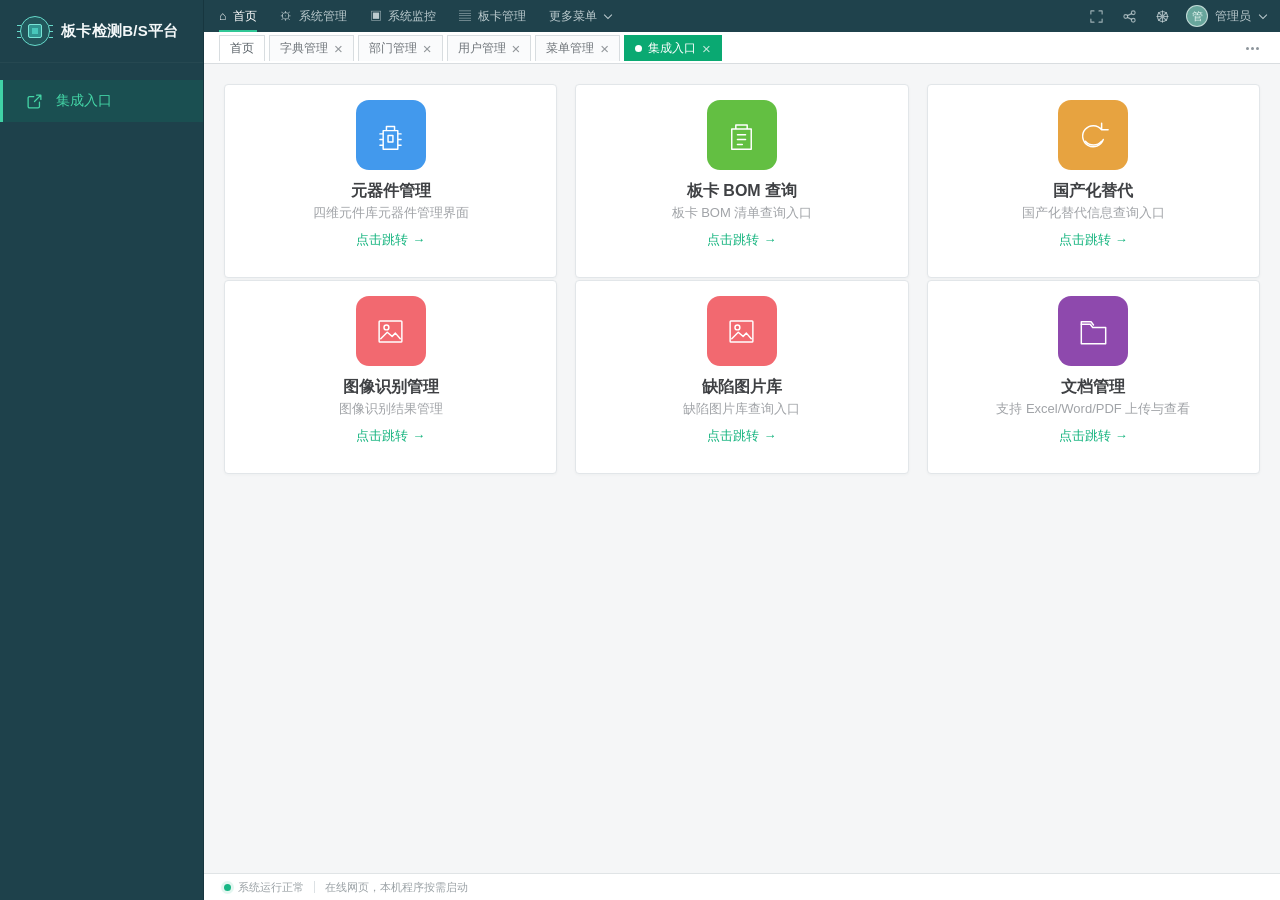
<file: docs/index.html>
<!doctype html>
<html lang="zh-CN">
<head>
  <meta charset="utf-8">
  <meta name="viewport" content="width=device-width, initial-scale=1">
  <title>板卡检测B/S平台</title>
  <meta name="description" content="板卡检测 B/S 平台功能入口">
  <link rel="stylesheet" href="styles.css">
</head>
<body>
  <div class="app-shell">
    <aside class="sidebar" aria-label="主菜单">
      <div class="brand">
        <span class="brand-mark" aria-hidden="true">
          <span class="brand-chip"></span>
        </span>
        <span class="brand-name">板卡检测B/S平台</span>
      </div>

      <nav class="side-nav">
        <button class="side-link active" type="button" data-nav="集成入口" aria-current="page">
          <svg class="ui-icon" viewBox="0 0 24 24" aria-hidden="true"><path d="M15 3h6v6M21 3l-9 9M19 13v6a2 2 0 0 1-2 2H5a2 2 0 0 1-2-2V7a2 2 0 0 1 2-2h6"/></svg>
          <span>集成入口</span>
        </button>
      </nav>

    </aside>

    <section class="workspace">
      <header class="topbar">
        <nav class="main-nav" aria-label="顶部导航">
          <button class="main-nav-link active" type="button" data-nav="首页">⌂&nbsp; 首页</button>
          <button class="main-nav-link" type="button" data-nav="系统管理">⚙&nbsp; 系统管理</button>
          <button class="main-nav-link" type="button" data-nav="系统监控">▣&nbsp; 系统监控</button>
          <button class="main-nav-link" type="button" data-nav="板卡管理">▤&nbsp; 板卡管理</button>
          <button class="main-nav-link has-caret" type="button" data-nav="更多菜单">更多菜单 <span class="caret" aria-hidden="true"></span></button>
        </nav>
        <div class="topbar-actions">
          <button class="topbar-button" type="button" title="全屏显示" aria-label="全屏显示" data-fullscreen>
            <svg class="ui-icon" viewBox="0 0 24 24" aria-hidden="true"><path d="M8 3H3v5M16 3h5v5M8 21H3v-5M21 16v5h-5"/></svg>
          </button>
          <button class="topbar-button" type="button" title="远程连接设置" aria-label="远程连接设置" data-remote-settings>
            <svg class="ui-icon" viewBox="0 0 24 24" aria-hidden="true"><circle cx="6" cy="12" r="3"/><circle cx="18" cy="6" r="3"/><circle cx="18" cy="18" r="3"/><path d="m8.6 10.6 6.8-3.2M8.6 13.4l6.8 3.2"/></svg>
          </button>
          <button class="topbar-button" type="button" title="主题设置" aria-label="主题设置" data-toast="主题设置">
            <svg class="ui-icon" viewBox="0 0 24 24" aria-hidden="true"><path d="M12 3v18M3 12h18M5.6 5.6l12.8 12.8M18.4 5.6 5.6 18.4"/><circle cx="12" cy="12" r="8"/></svg>
          </button>
          <button class="user-menu" type="button" data-toast="用户菜单">
            <span class="avatar">管</span>
            <span class="user-name">管理员</span>
            <span class="caret" aria-hidden="true"></span>
          </button>
        </div>
      </header>

      <div class="tabbar" role="tablist" aria-label="页面标签">
        <button class="tab active" type="button" role="tab" aria-selected="true" data-tab="首页">首页</button>
        <button class="tab closable" type="button" role="tab" aria-selected="false" data-tab="字典管理">字典管理 <span class="tab-close" aria-label="关闭">×</span></button>
        <button class="tab closable" type="button" role="tab" aria-selected="false" data-tab="部门管理">部门管理 <span class="tab-close" aria-label="关闭">×</span></button>
        <button class="tab closable" type="button" role="tab" aria-selected="false" data-tab="用户管理">用户管理 <span class="tab-close" aria-label="关闭">×</span></button>
        <button class="tab closable" type="button" role="tab" aria-selected="false" data-tab="菜单管理">菜单管理 <span class="tab-close" aria-label="关闭">×</span></button>
        <button class="tab active-entry" type="button" role="tab" aria-selected="true" data-tab="集成入口"><span class="tab-dot"></span>集成入口 <span class="tab-close" aria-label="关闭">×</span></button>
        <button class="tab-more" type="button" title="标签操作" aria-label="标签操作"><span></span><span></span><span></span></button>
      </div>

      <main class="content">
        <section class="module-grid" aria-label="功能入口">
          <article class="module-card" data-card="元器件管理">
            <div class="module-icon blue" aria-hidden="true">
              <svg viewBox="0 0 48 48"><path d="M15 18h18v23H15zM19 18v-5h10v5M11 22h4M33 22h4M11 29h4M33 29h4M11 36h4M33 36h4M21 24h6v8h-6z"/></svg>
            </div>
            <h2>元器件管理</h2>
            <p>四维元件库元器件管理界面</p>
            <button class="module-link" type="button" data-toast="元器件管理">点击跳转 <span aria-hidden="true">→</span></button>
          </article>

          <article class="module-card" data-card="板卡 BOM 查询">
            <div class="module-icon green" aria-hidden="true">
              <svg viewBox="0 0 48 48"><path d="M17 11h14v5h5v25H12V16h5zM17 16h14M19 23h10M19 29h10M19 35h6"/></svg>
            </div>
            <h2>板卡 BOM 查询</h2>
            <p>板卡 BOM 清单查询入口</p>
            <button class="module-link" type="button" data-toast="板卡 BOM 查询">点击跳转 <span aria-hidden="true">→</span></button>
          </article>

          <article class="module-card" data-card="国产化替代">
            <div class="module-icon orange" aria-hidden="true">
              <svg viewBox="0 0 48 48"><path d="M34 17a13 13 0 1 0 2 12M34 17v-8M34 17h8"/><path d="M14 31a13 13 0 0 0 20 0"/></svg>
            </div>
            <h2>国产化替代</h2>
            <p>国产化替代信息查询入口</p>
            <button class="module-link" type="button" data-toast="国产化替代">点击跳转 <span aria-hidden="true">→</span></button>
          </article>

          <article class="module-card" data-card="图像识别管理">
            <div class="module-icon coral" aria-hidden="true">
              <svg viewBox="0 0 48 48"><rect x="10" y="11" width="28" height="26" rx="1"/><circle cx="19" cy="19" r="3"/><path d="m12 33 8-8 6 5 4-4 6 7"/></svg>
            </div>
            <h2>图像识别管理</h2>
            <p>图像识别结果管理</p>
            <button class="module-link" type="button" data-toast="图像识别管理">点击跳转 <span aria-hidden="true">→</span></button>
          </article>

          <article class="module-card" data-card="缺陷图片库" data-launch>
            <div class="module-icon coral" aria-hidden="true">
              <svg viewBox="0 0 48 48"><rect x="10" y="11" width="28" height="26" rx="1"/><circle cx="19" cy="19" r="3"/><path d="m12 33 8-8 6 5 4-4 6 7"/></svg>
            </div>
            <h2>缺陷图片库</h2>
            <p>缺陷图片库查询入口</p>
            <button class="module-link" type="button" data-launch>点击跳转 <span aria-hidden="true">→</span></button>
          </article>

          <article class="module-card" data-card="文档管理" data-launch-everything>
            <div class="module-icon purple" aria-hidden="true">
              <svg viewBox="0 0 48 48"><path d="M9 15h11l3 4h16v20H9z"/><path d="M9 15v-3h12l3 4"/></svg>
            </div>
            <h2>文档管理</h2>
            <p>支持 Excel/Word/PDF 上传与查看</p>
            <button class="module-link" type="button" data-launch-everything>点击跳转 <span aria-hidden="true">→</span></button>
          </article>
        </section>

      </main>

      <footer class="statusbar">
        <span class="status-light"></span>
        <span>系统运行正常</span>
        <span class="status-divider"></span>
        <span id="launcher-status">缺陷检测客户端待命</span>
      </footer>
    </section>
  </div>

  <div class="toast-region" aria-live="polite" aria-atomic="true"></div>
  <div class="remote-dialog-backdrop" data-remote-dialog hidden>
    <section class="remote-dialog" role="dialog" aria-modal="true" aria-labelledby="remote-dialog-title">
      <header class="remote-dialog-header">
        <div>
          <span class="dialog-kicker">REMOTE AGENT</span>
          <h2 id="remote-dialog-title">远程连接</h2>
        </div>
        <button class="dialog-close" type="button" title="关闭" aria-label="关闭" data-remote-close>×</button>
      </header>
      <div class="remote-dialog-body">
        <label class="remote-field">
          <span>远程服务地址</span>
          <input type="url" autocomplete="url" placeholder="https://你的隧道地址" data-remote-url>
        </label>
        <label class="remote-field">
          <span>访问令牌</span>
          <input type="password" autocomplete="off" placeholder="粘贴远程电脑窗口显示的令牌" data-remote-token>
        </label>
        <p class="remote-dialog-note">远程电脑需要先运行 BS\start_remote_server.bat，并通过 HTTPS 隧道访问。</p>
      </div>
      <footer class="remote-dialog-footer">
        <button class="dialog-button secondary" type="button" data-remote-test>测试连接</button>
        <button class="dialog-button primary" type="button" data-remote-save>保存连接</button>
      </footer>
    </section>
  </div>
  <script src="remote-config.js"></script>
  <script src="app.js"></script>
</body>
</html>
</file>
<file: docs/styles.css>
:root {
  --sidebar-width: 204px;
  --topbar-height: 32px;
  --tabbar-height: 32px;
  --ink: #30353b;
  --muted: #9a9da1;
  --border: #e2e6e9;
  --page: #f5f6f7;
  --teal: #1f424c;
  --accent: #09ad72;
}

* {
  box-sizing: border-box;
}

html,
body {
  width: 100%;
  min-width: 980px;
  height: 100%;
  margin: 0;
}

body {
  overflow: hidden;
  color: var(--ink);
  background: var(--page);
  font-family: "Microsoft YaHei", "PingFang SC", Arial, sans-serif;
  font-size: 14px;
  -webkit-font-smoothing: antialiased;
}

button {
  color: inherit;
  font: inherit;
}

button:focus-visible {
  outline: 2px solid #55b7e8;
  outline-offset: 2px;
}

.ui-icon {
  fill: none;
  stroke: currentColor;
  stroke-linecap: round;
  stroke-linejoin: round;
  stroke-width: 1.8;
}

.app-shell {
  display: flex;
  width: 100%;
  height: 100vh;
  min-height: 620px;
  overflow: hidden;
  background: var(--page);
}

.sidebar {
  position: relative;
  display: flex;
  flex: 0 0 var(--sidebar-width);
  flex-direction: column;
  color: #d7e2e5;
  background: #1e414b;
  border-right: 1px solid #17363f;
}

.brand {
  display: flex;
  align-items: center;
  gap: 11px;
  height: 63px;
  padding: 0 20px;
  border-bottom: 1px solid rgba(255, 255, 255, .035);
}

.brand-mark {
  position: relative;
  display: grid;
  flex: 0 0 30px;
  place-items: center;
  width: 30px;
  height: 30px;
  border: 1px solid #66d9ca;
  border-radius: 50%;
  background: rgba(60, 211, 190, .15);
}

.brand-mark::before,
.brand-mark::after {
  position: absolute;
  width: 4px;
  height: 1px;
  background: #66d9ca;
  box-shadow: 0 6px #66d9ca, 0 -6px #66d9ca;
  content: "";
}

.brand-mark::before {
  left: -4px;
}

.brand-mark::after {
  right: -4px;
}

.brand-chip {
  display: block;
  width: 14px;
  height: 14px;
  border: 1px solid #78e4d6;
  border-radius: 2px;
  background: #48c7bb;
  box-shadow: inset 0 0 0 3px rgba(22, 88, 93, .45);
}

.brand-name {
  white-space: nowrap;
  color: #f4f8f9;
  font-size: 15px;
  font-weight: 600;
  letter-spacing: .3px;
}

.side-nav {
  padding-top: 17px;
}

.side-link {
  display: flex;
  align-items: center;
  gap: 13px;
  width: 100%;
  height: 42px;
  padding: 0 23px;
  border: 0;
  border-left: 3px solid transparent;
  color: #8ec4bb;
  background: transparent;
  cursor: pointer;
  text-align: left;
}

.side-link:hover,
.side-link.active {
  border-left-color: #40d2a6;
  color: #44d5a6;
  background: rgba(16, 129, 103, .22);
}

.side-link .ui-icon {
  width: 17px;
  height: 17px;
}

.sidebar-footer {
  display: flex;
  position: absolute;
  right: 0;
  bottom: 19px;
  left: 0;
  justify-content: space-between;
  padding: 0 20px;
  color: rgba(216, 233, 235, .38);
  font-size: 9px;
  letter-spacing: .7px;
}

.sidebar-version {
  color: rgba(216, 233, 235, .54);
}

.workspace {
  display: flex;
  min-width: 0;
  flex: 1 1 auto;
  flex-direction: column;
  background: var(--page);
}

.topbar {
  display: flex;
  flex: 0 0 var(--topbar-height);
  align-items: center;
  justify-content: space-between;
  min-width: 0;
  padding: 0 14px 0 15px;
  color: rgba(235, 245, 246, .77);
  background: var(--teal);
}

.main-nav,
.topbar-actions {
  display: flex;
  align-items: center;
  height: 100%;
}

.main-nav {
  gap: 23px;
}

.main-nav-link,
.topbar-button,
.user-menu {
  height: 100%;
  padding: 0;
  border: 0;
  color: inherit;
  background: transparent;
  cursor: pointer;
}

.main-nav-link {
  position: relative;
  white-space: nowrap;
  font-size: 12px;
}

.main-nav-link::after {
  position: absolute;
  right: 0;
  bottom: 0;
  left: 0;
  height: 2px;
  background: transparent;
  content: "";
}

.main-nav-link:hover,
.main-nav-link.active {
  color: #fff;
}

.main-nav-link.active::after {
  background: #30c796;
}

.has-caret {
  display: inline-flex;
  align-items: center;
  gap: 8px;
}

.caret {
  display: inline-block;
  width: 6px;
  height: 6px;
  margin-top: -3px;
  border-right: 1px solid currentColor;
  border-bottom: 1px solid currentColor;
  transform: rotate(45deg);
}

.topbar-actions {
  gap: 9px;
}

.topbar-button {
  display: grid;
  width: 24px;
  place-items: center;
  opacity: .8;
}

.topbar-button:hover,
.user-menu:hover {
  color: #fff;
  opacity: 1;
}

.topbar-button .ui-icon {
  width: 15px;
  height: 15px;
}

.user-menu {
  display: inline-flex;
  align-items: center;
  gap: 7px;
  margin-left: 3px;
  font-size: 12px;
}

.avatar {
  display: grid;
  width: 22px;
  height: 22px;
  place-items: center;
  border: 1px solid rgba(255, 255, 255, .6);
  border-radius: 50%;
  color: #e7f6f1;
  background: #68a69c;
  font-size: 11px;
}

.user-menu .caret {
  margin-left: 2px;
}

.tabbar {
  display: flex;
  flex: 0 0 var(--tabbar-height);
  align-items: stretch;
  gap: 4px;
  padding: 3px 14px 0 15px;
  overflow: hidden;
  border-bottom: 1px solid #d9dde0;
  background: #fff;
}

.tab,
.tab-more {
  display: inline-flex;
  align-items: center;
  flex: 0 0 auto;
  height: 26px;
  border: 1px solid #d8dde0;
  border-bottom: 0;
  color: #6e7479;
  background: #fafbfc;
  cursor: pointer;
  font-size: 12px;
}

.tab {
  gap: 6px;
  padding: 0 10px;
}

.tab:hover,
.tab.active-entry {
  color: #fff;
  border-color: #0aa972;
  background: #0aa972;
}

.tab.active {
  color: #596167;
  background: #fff;
}

.tab-dot {
  width: 7px;
  height: 7px;
  border-radius: 50%;
  background: #fff;
}

.tab-close {
  color: inherit;
  font-size: 15px;
  line-height: 1;
  opacity: .75;
}

.tab-close:hover {
  opacity: 1;
}

.tab-more {
  justify-content: center;
  gap: 2px;
  width: 28px;
  margin-left: auto;
  padding: 0;
  border: 0;
  background: transparent;
}

.tab-more span {
  width: 3px;
  height: 3px;
  border-radius: 50%;
  background: #8d959b;
}

.content {
  flex: 1 1 auto;
  min-height: 0;
  overflow: auto;
  padding: 20px;
  background: #f5f6f7;
}

.module-grid {
  display: grid;
  grid-template-columns: repeat(3, minmax(0, 1fr));
  gap: 2px 18px;
}

.module-card {
  display: flex;
  min-height: 194px;
  align-items: center;
  flex-direction: column;
  padding: 15px 14px 13px;
  border: 1px solid var(--border);
  border-radius: 4px;
  background: #fff;
  box-shadow: 0 1px 3px rgba(34, 47, 55, .035);
  transition: border-color .16s ease, box-shadow .16s ease, transform .16s ease;
}

.module-card:hover {
  z-index: 1;
  border-color: #b8dbd2;
  box-shadow: 0 5px 14px rgba(28, 68, 72, .1);
  transform: translateY(-1px);
}

.module-icon {
  display: grid;
  flex: 0 0 70px;
  width: 70px;
  height: 70px;
  margin-bottom: 8px;
  place-items: center;
  border-radius: 13px;
  color: #fff;
}

.module-icon svg {
  width: 39px;
  height: 39px;
  fill: none;
  stroke: currentColor;
  stroke-linecap: round;
  stroke-linejoin: round;
  stroke-width: 1.8;
}

.blue {
  background: #4299ed;
}

.green {
  background: #63bf42;
}

.orange {
  background: #e7a340;
}

.coral {
  background: #f26970;
}

.purple {
  background: #8e49ad;
}

.module-card h2 {
  margin: 0;
  color: #3f4144;
  font-size: 16px;
  font-weight: 600;
  line-height: 25px;
}

.module-card p {
  min-height: 20px;
  margin: 0;
  color: #a0a3a7;
  font-size: 13px;
  line-height: 20px;
  text-align: center;
}

.module-link {
  display: inline-flex;
  align-items: center;
  gap: 4px;
  margin-top: 7px;
  padding: 0;
  border: 0;
  color: #12b37d;
  background: transparent;
  cursor: pointer;
  font-size: 13px;
  font-weight: 500;
  line-height: 20px;
}

.module-link:hover {
  color: #078b61;
  text-decoration: underline;
  text-underline-offset: 3px;
}

.module-link:disabled {
  cursor: wait;
  opacity: .55;
}

.statusbar {
  display: flex;
  flex: 0 0 27px;
  align-items: center;
  gap: 7px;
  padding: 0 20px;
  border-top: 1px solid #e0e4e6;
  color: #9aa1a5;
  background: #fff;
  font-size: 11px;
}

.status-light {
  width: 7px;
  height: 7px;
  border-radius: 50%;
  background: #18b785;
  box-shadow: 0 0 0 3px rgba(24, 183, 133, .12);
}

.status-divider {
  width: 1px;
  height: 12px;
  margin: 0 3px;
  background: #dce1e4;
}

.toast-region {
  position: fixed;
  z-index: 20;
  top: 18px;
  right: 20px;
  display: flex;
  flex-direction: column;
  gap: 8px;
  width: min(360px, calc(100vw - 40px));
  pointer-events: none;
}

.toast {
  display: flex;
  align-items: flex-start;
  gap: 10px;
  padding: 12px 14px;
  border: 1px solid #dbe8e3;
  border-left: 3px solid #17af7c;
  border-radius: 3px;
  color: #4d5659;
  background: #fff;
  box-shadow: 0 5px 18px rgba(20, 47, 51, .14);
  font-size: 13px;
  line-height: 19px;
  pointer-events: auto;
  animation: toast-in .2s ease both;
}

.toast.error {
  border-color: #f1d9db;
  border-left-color: #e66b73;
}

.toast-icon {
  display: grid;
  flex: 0 0 18px;
  width: 18px;
  height: 18px;
  place-items: center;
  border-radius: 50%;
  color: #fff;
  background: #17af7c;
  font-size: 12px;
  font-weight: 700;
}

.toast.error .toast-icon {
  background: #e66b73;
}

@keyframes toast-in {
  from { opacity: 0; transform: translateY(-5px); }
  to { opacity: 1; transform: translateY(0); }
}

@media (max-width: 1100px) {
  .main-nav {
    gap: 13px;
  }

  .topbar {
    padding-right: 10px;
  }
}

@media (max-width: 860px) {
  :root { --sidebar-width: 174px; }

  .brand { padding: 0 14px; }
  .side-link { padding-left: 17px; }
  .main-nav-link:nth-child(n + 4) { display: none; }
  .module-grid { grid-template-columns: repeat(2, minmax(0, 1fr)); }
}

@media (max-width: 620px) {
  html, body { min-width: 0; }
  .sidebar { flex-basis: 62px; }
  .brand { justify-content: center; padding: 0; }
  .brand-name, .side-link span:not(.ui-icon), .sidebar-footer { display: none; }
  .side-link { justify-content: center; padding: 0; }
  .main-nav { gap: 8px; }
  .main-nav-link { font-size: 11px; }
  .user-name, .user-menu .caret { display: none; }
  .content { padding: 14px; }
  .module-grid { grid-template-columns: 1fr; }
}

.remote-dialog-backdrop {
  position: fixed;
  z-index: 30;
  inset: 0;
  display: grid;
  place-items: center;
  padding: 20px;
  background: rgba(21, 48, 55, .34);
}

.remote-dialog-backdrop[hidden] {
  display: none;
}

.remote-dialog {
  width: min(430px, 100%);
  border: 1px solid #d7e0e2;
  border-radius: 5px;
  background: #fff;
  box-shadow: 0 18px 50px rgba(18, 47, 53, .22);
}

.remote-dialog-header,
.remote-dialog-footer {
  display: flex;
  align-items: center;
  justify-content: space-between;
}

.remote-dialog-header {
  padding: 18px 20px 14px;
  border-bottom: 1px solid #e8edef;
}

.dialog-kicker {
  color: #1aaf7f;
  font-size: 10px;
  font-weight: 700;
  letter-spacing: 1.2px;
}

.remote-dialog h2 {
  margin: 3px 0 0;
  color: #273d43;
  font-size: 18px;
  font-weight: 600;
}

.dialog-close {
  display: grid;
  width: 28px;
  height: 28px;
  place-items: center;
  border: 0;
  color: #7d8b8f;
  background: transparent;
  cursor: pointer;
  font-size: 23px;
  line-height: 1;
}

.dialog-close:hover {
  color: #273d43;
}

.remote-dialog-body {
  display: grid;
  gap: 15px;
  padding: 20px;
}

.remote-field {
  display: grid;
  gap: 6px;
  color: #526267;
  font-size: 12px;
  font-weight: 600;
}

.remote-field input {
  width: 100%;
  height: 38px;
  padding: 0 11px;
  border: 1px solid #cfdadd;
  border-radius: 3px;
  color: #273d43;
  background: #fbfcfc;
  font-size: 13px;
}

.remote-field input:focus {
  border-color: #24b58b;
  outline: 2px solid rgba(36, 181, 139, .16);
}

.remote-dialog-note {
  margin: 0;
  color: #8b979a;
  font-size: 12px;
  line-height: 19px;
}

.remote-dialog-footer {
  justify-content: flex-end;
  gap: 9px;
  padding: 13px 20px 18px;
}

.dialog-button {
  min-width: 88px;
  height: 34px;
  padding: 0 14px;
  border: 1px solid #cfdadd;
  border-radius: 3px;
  cursor: pointer;
  font-size: 12px;
}

.dialog-button.secondary {
  color: #526267;
  background: #fff;
}

.dialog-button.primary {
  color: #fff;
  border-color: #0ba975;
  background: #0ba975;
}

.dialog-button:hover {
  filter: brightness(.97);
}

.dialog-button:disabled {
  cursor: wait;
  opacity: .55;
}
</file>
